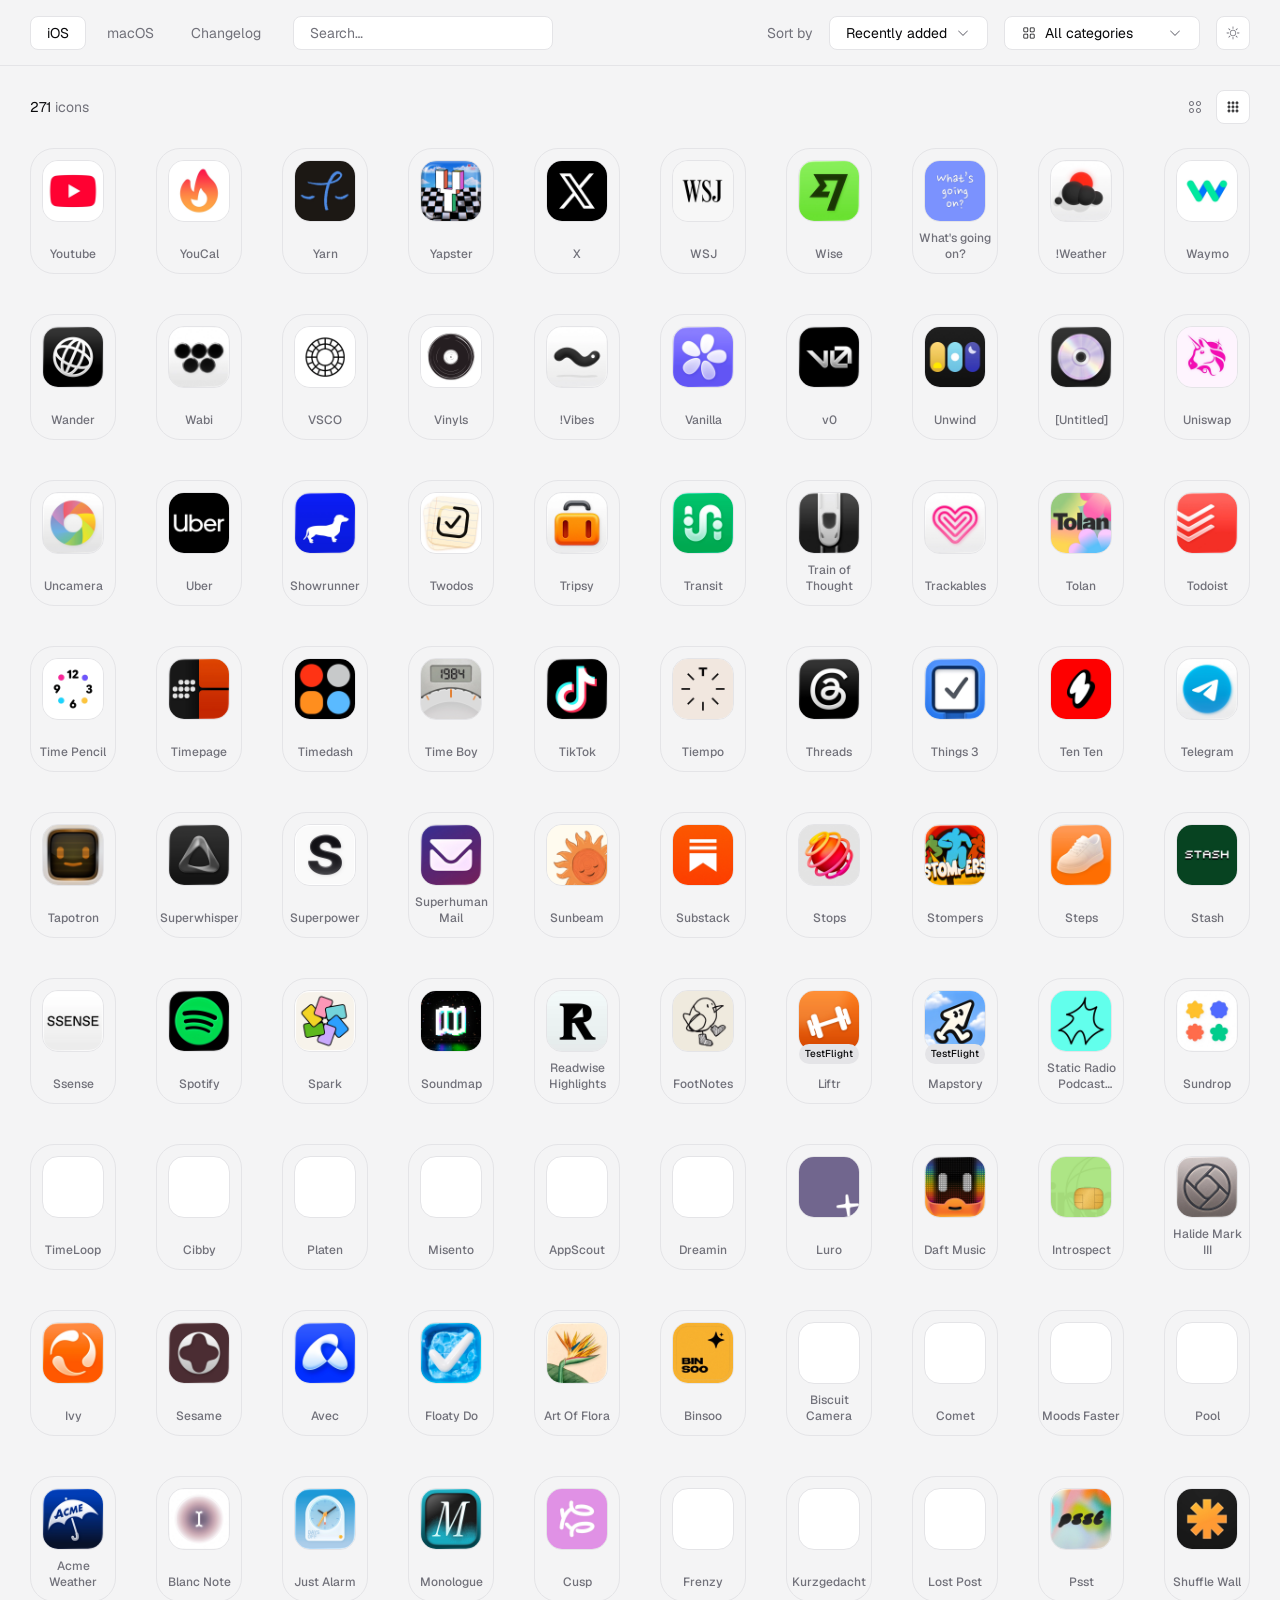
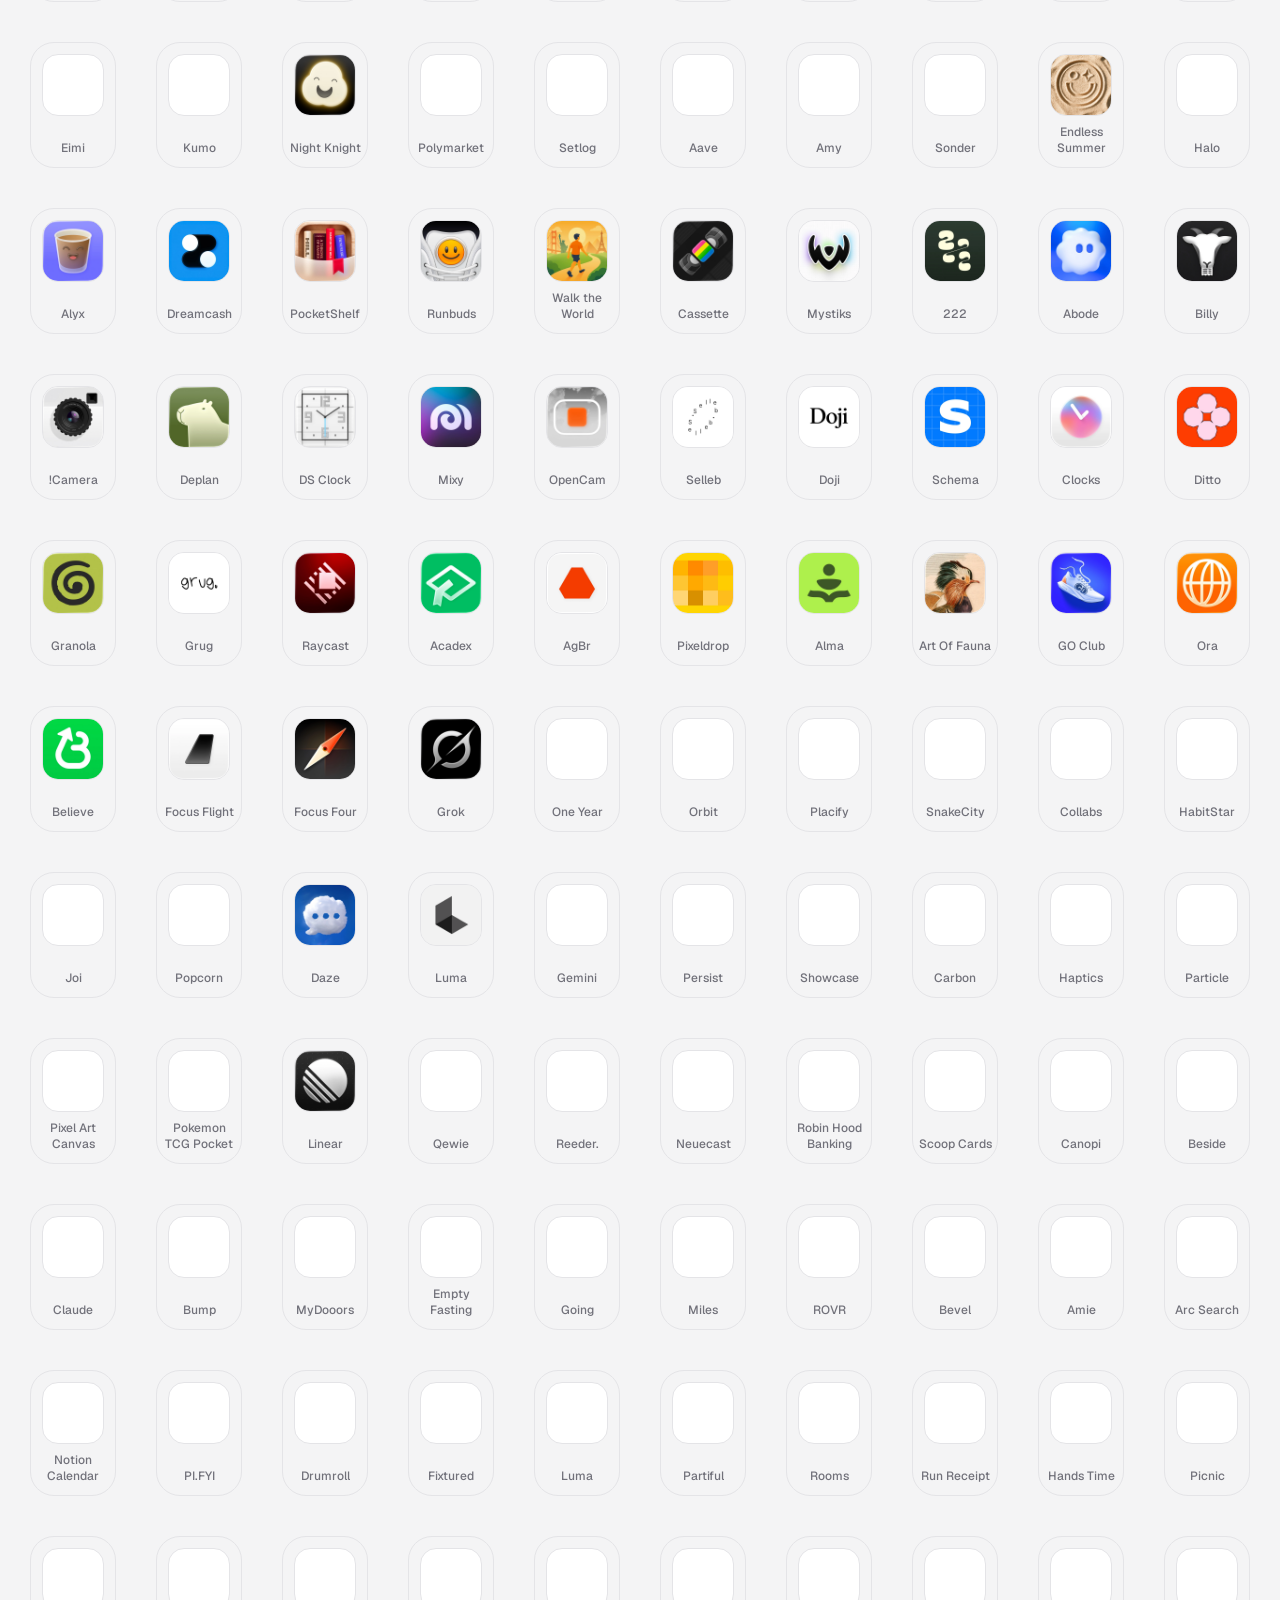
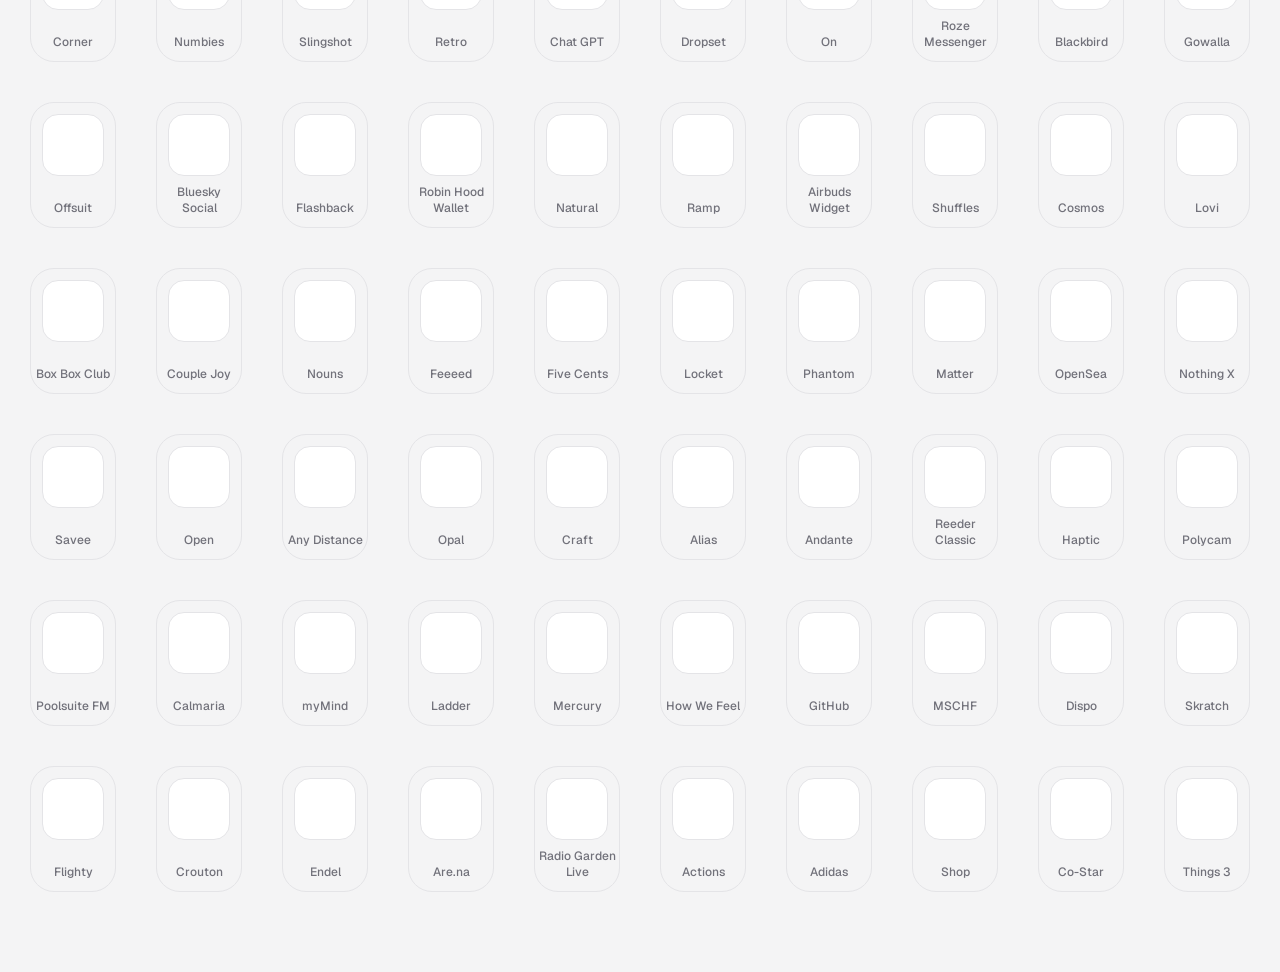
<file: index.html>
<!doctype html>
<html lang="en" data-theme="dark">
<head>
  <meta charset="utf-8">
  <meta name="viewport" content="width=device-width, initial-scale=1">
  <title>DockIcons – iOS &amp; macOS icon gallery</title>
  <meta name="description" content="A gallery and database of iOS and macOS app icons. Browse, search and get inspired.">
  <meta name="theme-color" content="#030303">
  <link rel="icon" href="favicon.ico" sizes="32x32">
<link rel="icon" href="assets/brand/favicon.svg" type="image/svg+xml">
<link rel="apple-touch-icon" href="assets/brand/apple-touch-icon.png">
<link rel="manifest" href="assets/brand/site.webmanifest">
<link rel="canonical" href="https://dockicons.xyz/">
<meta name="apple-mobile-web-app-title" content="DockIcons">
  <!-- Náhled při sdílení odkazu -->
<meta property="og:type" content="website">
<meta property="og:site_name" content="DockIcons">
<meta property="og:title" content="DockIcons – iOS &amp; macOS icon gallery">
<meta property="og:description" content="A gallery of iOS and macOS app icons. Browse, search and get inspired.">
<meta property="og:url" content="https://dockicons.xyz/">
<meta property="og:image" content="https://dockicons.xyz/assets/brand/og-image.png">
<meta property="og:image:width" content="1200">
<meta property="og:image:height" content="630">
<meta property="og:image:alt" content="DockIcons – a gallery of iOS and macOS app icons">
<meta name="twitter:card" content="summary_large_image">
<meta name="twitter:title" content="DockIcons – iOS &amp; macOS icon gallery">
<meta name="twitter:description" content="A gallery of iOS and macOS app icons. Browse, search and get inspired.">
<meta name="twitter:image" content="https://dockicons.xyz/assets/brand/og-image.png">
  <link rel="preload" href="assets/fonts/Geist-Variable.woff2" as="font" type="font/woff2" crossorigin>
  <script>
    // Nastaví téma ještě před vykreslením, ať to neblikne.
    (function () {
      var t = null;
      try { t = localStorage.getItem('dockapp-theme'); } catch (e) {}
      if (t !== 'light' && t !== 'dark') {
        t = window.matchMedia && matchMedia('(prefers-color-scheme: light)').matches ? 'light' : 'dark';
      }
      document.documentElement.setAttribute('data-theme', t);
    })();
  </script>
  <link rel="stylesheet" href="css/styles.css">
  <!-- Analytics (Umami Cloud) -->
  <script defer src="https://cloud.umami.is/script.js" data-website-id="c962e93d-ebdd-47d4-b94a-9352d949f9b8"></script>
</head>
<body>

  <header class="header">
    <div class="container header-inner">
      <nav class="nav" aria-label="Platform">
        <button class="btn" type="button" data-platform="ios">iOS</button>
        <button class="btn" type="button" data-platform="macos">macOS</button>
        <a class="nav-link" href="changelog.html">Changelog</a>
      </nav>
      <div class="header-right" id="headerRight">
        <div class="search" id="searchWrap">
          <input id="search" class="search-input" type="text" inputmode="search" placeholder="Search…" aria-label="Search icons" autocomplete="off" autocapitalize="off" spellcheck="false">
          <button class="search-clear" id="searchClear" type="button" aria-label="Clear search" hidden></button>
        </div>
        <button class="theme-switch" id="themeSwitch" type="button" aria-label="Switch theme"></button>
      </div>
    </div>
  </header>

  <div class="mobile-filters" id="mobileFilters"></div>

  <main class="container">
    <div class="toolbar">
      <p class="count" id="count" aria-live="polite"></p>
      <div class="toolbar-right">
        <span class="sort-label">Sort by</span>
        <div class="dd dd--sort" id="sortDd"></div>
        <div class="dd dd--category" id="categoryDd"></div>
      </div>
    </div>

    <div class="grid" id="grid"></div>
    <p class="empty" id="empty" hidden>No icons found.</p>
    <div id="sentinel" aria-hidden="true"></div>
  </main>

  <div class="overlay" id="overlay" aria-hidden="true">
    <div class="modal" id="modal" role="dialog" aria-modal="true" aria-labelledby="modalTitle">
      <button class="modal-close" id="modalClose" type="button" aria-label="Close"></button>
      <img class="modal-img" id="modalImg" alt="" width="240" height="240">
      <h2 class="modal-title" id="modalTitle"></h2>
      <div class="tag" id="modalTag"></div>
      <dl class="rows">
        <div class="row"><dt>Developer</dt><dd id="mDeveloper"></dd></div>
        <div class="row"><dt>Date</dt><dd id="mDate"></dd></div>
        <div class="row"><dt>Website</dt><dd id="mWebsite"></dd></div>
        <div class="row"><dt>App Store</dt><dd id="mStore"></dd></div>
      </dl>
    </div>
  </div>

  <script src="js/icons.js"></script>
  <script src="data/apps.js"></script>
  <script src="js/app.js"></script>
</body>
</html>
</file>
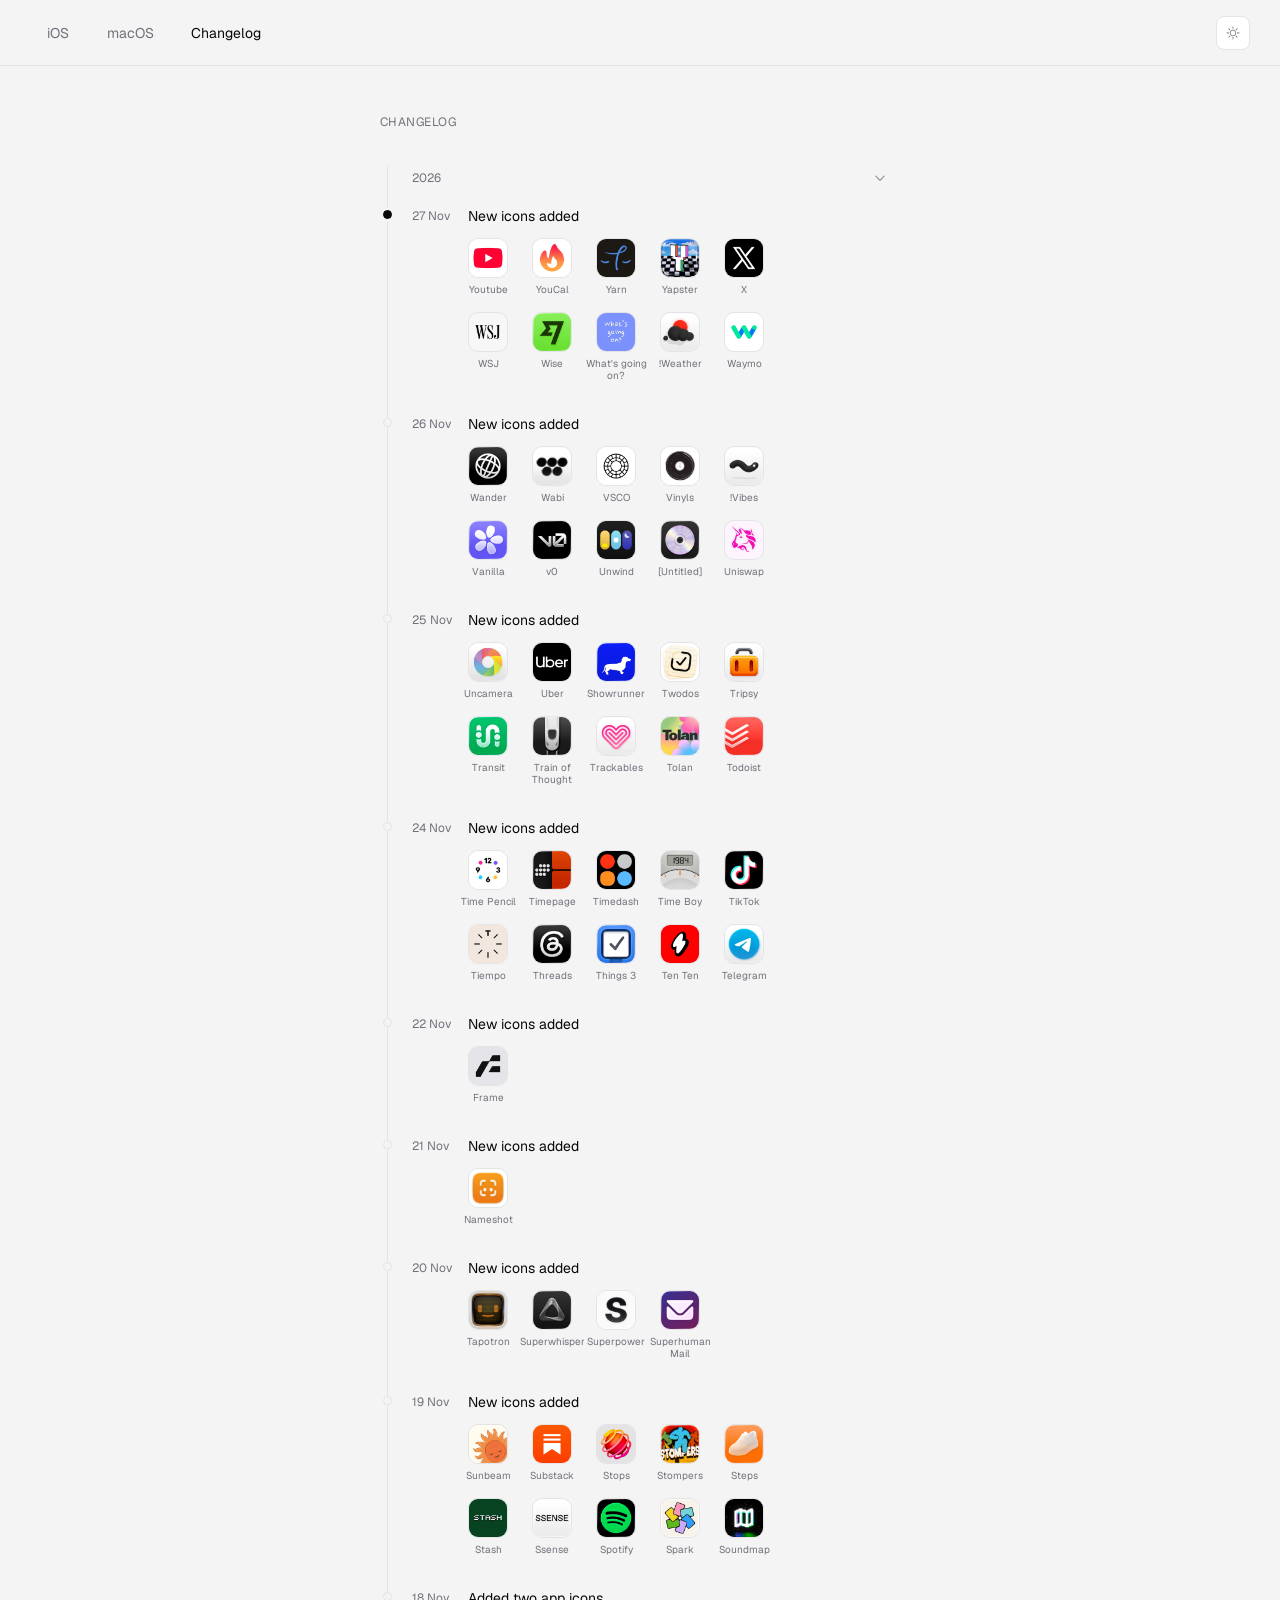
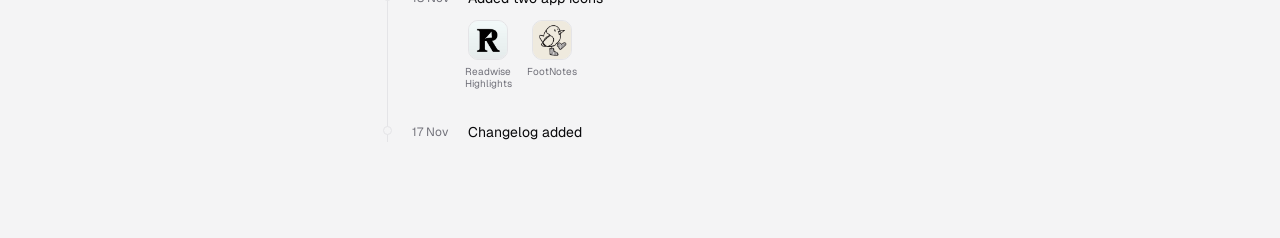
<file: changelog.html>
<!doctype html>
<html lang="en" data-theme="dark">
<head>
  <meta charset="utf-8">
  <meta name="viewport" content="width=device-width, initial-scale=1">
  <title>Changelog – DockIcons</title>
  <meta name="description" content="What's new on DockIcons: newly added iOS and macOS app icons.">
  <meta name="theme-color" content="#030303">
  <link rel="icon" href="assets/brand/favicon.svg" type="image/svg+xml">
  <link rel="icon" href="favicon.ico" sizes="any">
  <link rel="apple-touch-icon" href="assets/brand/apple-touch-icon.png">
  <link rel="preload" href="assets/fonts/Geist-Variable.woff2" as="font" type="font/woff2" crossorigin>
  <script>
    (function () {
      var t = null;
      try { t = localStorage.getItem('dockapp-theme'); } catch (e) {}
      if (t !== 'light' && t !== 'dark') {
        t = window.matchMedia && matchMedia('(prefers-color-scheme: light)').matches ? 'light' : 'dark';
      }
      document.documentElement.setAttribute('data-theme', t);
    })();
  </script>
  <link rel="stylesheet" href="css/styles.css">
  <link rel="stylesheet" href="css/changelog.css">
</head>
<body>
  <header class="header">
    <div class="container header-inner">
      <nav class="nav" aria-label="Sections">
        <a class="btn" href="index.html#ios">iOS</a>
        <a class="btn" href="index.html#macos">macOS</a>
        <a class="nav-link" href="changelog.html" aria-current="page">Changelog</a>
      </nav>
      <div class="header-right">
        <button class="theme-switch" id="themeSwitch" type="button" aria-label="Switch theme"></button>
      </div>
    </div>
  </header>

  <main class="cl">
    <h1 class="cl-label">Changelog</h1>
    <div class="cl-wrap" id="timeline"></div>
  </main>

  <div class="overlay" id="overlay" aria-hidden="true">
    <div class="modal" id="modal" role="dialog" aria-modal="true" aria-labelledby="modalTitle">
      <button class="modal-close" id="modalClose" type="button" aria-label="Close"></button>
      <img class="modal-img" id="modalImg" alt="" width="240" height="240">
      <h2 class="modal-title" id="modalTitle"></h2>
      <div class="tag" id="modalTag"></div>
      <dl class="rows">
        <div class="row"><dt>Developer</dt><dd id="mDeveloper"></dd></div>
        <div class="row"><dt>Date</dt><dd id="mDate"></dd></div>
        <div class="row"><dt>Website</dt><dd id="mWebsite"></dd></div>
        <div class="row"><dt>App Store</dt><dd id="mStore"></dd></div>
      </dl>
    </div>
  </div>

  <script src="js/icons.js"></script>
  <script src="js/modal.js"></script>
  <script src="js/changelog.js"></script>
</body>
</html>
</file>
<file: css/styles.css>
/* ---------- Font ---------- */
@font-face {
  font-family: "Geist";
  src: url("../assets/fonts/Geist-Variable.woff2") format("woff2");
  font-weight: 100 900;
  font-style: normal;
  font-display: swap;
}

/* ---------- Tokens ---------- */
:root {
  --font: "Geist", system-ui, -apple-system, "Segoe UI", sans-serif;
  --bg: #030303;
  --surface: #121212;
  --border: #2a2a2a;
  --muted: #a0a0a0;
  --fg: #ffffff;
  --hover: #1a1a1a;
  --tag-bg: #252525;      /* štítek TestFlight */
  --tag-fg: #ffffff;
  --modal-bg: #030303;
  --overlay: rgba(3, 3, 3, 0.8);
  --ctl: 34px;
  --card-w: 86px;      /* pevná šířka karty (obrázek = šířka − 24 px) */
  --col-gap: 40px;     /* minimální mezera mezi sloupci; zbytek místa se rozdělí rovnoměrně */
  --row-gap: 40px;
  --s: 1;              /* měřítko karet: 1 = malé (výchozí), větší = velké karty */
  color-scheme: dark;
}
:root[data-theme="light"] {
  --bg: #f4f4f5;
  --surface: #ffffff;
  --border: #e4e4e7;
  --muted: #71717a;
  --fg: #09090b;
  --hover: #f4f4f5;
  --tag-bg: #e4e4e7;
  --tag-fg: #09090b;
  --modal-bg: #ffffff;
  --overlay: rgba(244, 244, 245, 0.8);
  color-scheme: light;
}

/* ---------- Base ---------- */
*, *::before, *::after { box-sizing: border-box; }
html { -webkit-text-size-adjust: 100%; scroll-padding-top: 80px; }
body {
  margin: 0;
  min-height: 100vh;
  background: var(--bg);
  color: var(--fg);
  font: 400 14px/16px var(--font);
  -webkit-font-smoothing: antialiased;
  -moz-osx-font-smoothing: grayscale;
}
body.is-locked { overflow: hidden; }
button, input { font: inherit; color: inherit; }
button { cursor: pointer; }
h2, p, dl, dd { margin: 0; }
svg { width: 16px; height: 16px; flex: none; display: block; }
/* ikona kategorie ze souboru SVG (maska → barva podle textu, funguje ve světlém i tmavém režimu) */
.cat-icon {
  width: 16px; height: 16px; flex: none; display: block;
  background-color: currentColor;
  -webkit-mask-repeat: no-repeat; mask-repeat: no-repeat;
  -webkit-mask-position: center; mask-position: center;
  -webkit-mask-size: contain; mask-size: contain;
}

.container { width: min(1220px, 100% - 32px); margin-inline: auto; }

:focus-visible { outline: 2px solid var(--fg); outline-offset: 2px; }

/* ---------- Header ---------- */
.header {
  position: sticky;      /* navigace zůstává při scrollu na místě */
  top: 0;
  z-index: 50;
  background: var(--bg);
  border-bottom: 1px solid var(--border);
}
.header-inner {
  height: 65px;
  display: flex;
  align-items: center;
  justify-content: space-between;
  gap: 16px;
}
.nav { display: flex; gap: 4px; }
.btn {
  height: var(--ctl);
  padding: 8px 16px;
  background: transparent;
  border: 1px solid transparent;
  border-radius: 8px;
  color: var(--muted);
  transition: color .15s, background-color .15s, border-color .15s;
}
.btn:hover { color: var(--fg); }
.btn[aria-current="page"],
.btn[aria-pressed="true"] { color: var(--fg); background: var(--surface); border-color: var(--border); }
/* odkaz na jinou stránku (Changelog): jen text, bez pozadí a podtržení */
.nav-link {
  display: inline-flex; align-items: center;
  height: var(--ctl); padding: 0 16px;
  color: var(--muted); text-decoration: none;
  transition: color .15s;
}
.nav-link:hover,
.nav-link[aria-current="page"] { color: var(--fg); }
.nav-link:focus-visible { outline: 1px solid var(--muted); outline-offset: -2px; border-radius: 8px; }
.btn--icon { width: var(--ctl); padding: 0; display: grid; place-items: center; }

.header-right { display: flex; align-items: center; gap: 16px; margin-left: auto; }
.header-right .sort-label { color: var(--muted); margin-right: 0; }

/* ---------- Search ---------- */
.search { position: relative; width: 260px; }
.search-input {
  width: 100%;
  height: var(--ctl);
  padding: 0 40px 0 16px;
  background: var(--surface);
  border: 1px solid var(--border);
  border-radius: 8px;
  color: var(--fg);
  outline: none;
  transition: border-color .15s;
}
.search-input::placeholder { color: var(--muted); opacity: 1; }
.search-input:hover,
.search-input:focus { border-color: var(--muted); }
.search-clear {
  position: absolute;
  top: 0; right: 0;
  width: var(--ctl); height: 100%;
  display: grid; place-items: center;
  padding: 0;
  background: none; border: 0; border-radius: 8px;
  color: var(--muted);
}
.search-clear:hover { color: var(--fg); }
.search-clear[hidden] { display: none; }

/* ---------- Theme switch ---------- */
.theme-switch {
  width: 34px; height: 34px;
  display: grid; place-items: center;
  padding: 0;
  background: var(--surface);
  border: 1px solid var(--border);
  border-radius: 8px;
  color: var(--muted);
  transition: border-color .15s;
}
.theme-switch:hover { border-color: var(--muted); }

/* ---------- Toolbar ---------- */
.mobile-filters {
  position: sticky;      /* na mobilu zůstává pod hlavičkou i search a kategorie */
  top: 66px;
  z-index: 49;
  background: var(--bg);
  display: none;
  flex-direction: column;
  gap: 8px;
  padding: 12px 16px;
  border-bottom: 1px solid var(--border);
}
.mobile-filters:empty { display: none; }

.toolbar {
  padding-top: 24px;
  margin-bottom: 24px;
  display: flex;
  align-items: center;
  justify-content: space-between;
  gap: 16px;
}
.count { color: var(--muted); white-space: nowrap; }
.count b { color: var(--fg); font-weight: 400; }
.toolbar-right { display: flex; align-items: center; gap: 8px; }
.toolbar-right .sort-label { color: var(--muted); }
.size-toggle { display: flex; gap: 4px; }
.toolbar-right .size-toggle { margin-left: 4px; }

/* ---------- Dropdown ---------- */
.dd { position: relative; }
.dd-trigger {
  width: 100%;
  height: var(--ctl);
  display: flex;
  align-items: center;
  gap: 8px;
  padding: 0 16px;
  background: var(--surface);
  border: 1px solid var(--border);
  border-radius: 8px;
  color: var(--fg);
  text-align: left;
  white-space: nowrap;
  transition: border-color .15s;
}
.dd-trigger:hover,
.dd-trigger[aria-expanded="true"] { border-color: var(--muted); }
.dd-trigger .chev { margin-left: auto; color: var(--muted); }
.dd--category { width: 196px; }

.dd-list {
  position: absolute;
  top: calc(100% + 8px);
  right: 0;
  min-width: 100%;
  max-height: 200px;
  overflow-y: auto;
  display: flex;
  flex-direction: column;
  gap: 4px;
  padding: 8px;
  background: var(--surface);
  border: 1px solid var(--border);
  border-radius: 12px;
  z-index: 30;
  visibility: hidden;
  opacity: 0;
  transform: translateY(-4px);
  transition: opacity .15s, transform .15s, visibility .15s;
  scrollbar-width: thin;
  scrollbar-color: var(--border) transparent;
}
.dd-list.is-open { visibility: visible; opacity: 1; transform: none; }
.dd--category .dd-list { height: 200px; max-height: none; }
.dd--sort .dd-list { min-width: 200px; }

.dd-item {
  flex: none;
  display: flex;
  align-items: center;
  gap: 8px;
  width: 100%;
  padding: 4px;
  background: none;
  border: 0;
  border-radius: 8px;
  color: var(--fg);
  text-align: left;
  white-space: nowrap;
}
.dd-item:hover,
.dd-item.is-active,
.dd-item[aria-selected="true"] { background: var(--hover); }
.dd-item .check { margin-left: auto; color: var(--muted); }

/* ---------- Grid + cards ---------- */
.grid {
  display: grid;
  grid-template-columns: repeat(auto-fill, calc(var(--card-w) * var(--s)));
  justify-content: space-between;
  column-gap: var(--col-gap);
  row-gap: var(--row-gap);
}
.grid.is-large { --s: 1.36; }   /* velké karty: poměrně zvětšené, drží poměr stran */
.card {
  display: flex;
  flex-direction: column;
  align-items: center;
  gap: calc(8px * var(--s));
  padding: calc(11px * var(--s));
  background: var(--bg);
  border: 1px solid var(--border);
  border-radius: calc(24px * var(--s));
  color: var(--muted);
  font-size: calc(12px * var(--s));
  line-height: calc(16px * var(--s));
  font-weight: 500;
  text-align: center;
  transition: border-color .15s, color .15s;
}
.card:hover,
.card:focus-visible { border-color: var(--muted); color: var(--fg); }
.card:focus-visible { outline: none; }
.card img {
  display: block;
  width: 100%;
  height: auto;        /* přebíjí atribut height z HTML, aby šel poměr stran 1:1 */
  aspect-ratio: 1 / 1;
  object-fit: cover;
  border: 1px solid var(--border);   /* obrys, aby byla vidět i velmi tmavá / světlá ikona */
  border-radius: calc(16px * var(--s));
  background: var(--surface);
}
.thumb { position: relative; display: block; width: 100%; }
.tag-tf {
  position: absolute;
  left: 50%;
  top: calc(100% - 8px * var(--s));      /* horní hrana 8 px nad spodkem ikony */
  transform: translateX(-50%);
  padding: calc(4px * var(--s)) calc(6px * var(--s));
  background: var(--tag-bg);
  color: var(--tag-fg);
  border-radius: 9999px;
  font-size: calc(10px * var(--s));
  line-height: calc(12px * var(--s));
  font-weight: 500;
  white-space: nowrap;
  pointer-events: none;
}
.card .label {
  width: calc(100% + 16px * var(--s));        /* popisek smí zasahovat do vnitřního odsazení karty, ať se delší slova nelámou */
  margin-inline: calc(-8px * var(--s));
  min-height: calc(32px * var(--s));
  display: flex;
  align-items: flex-end;
  justify-content: center;
}
.card .label span {
  display: -webkit-box;
  -webkit-box-orient: vertical;
  -webkit-line-clamp: 2;
  line-clamp: 2;
  overflow: hidden;
  overflow-wrap: normal;      /* slova se nelámou uprostřed… */
  text-overflow: ellipsis;    /* …a když se slovo do popisku nevejde, zkrátí se na „Superwhi…“ */
}
.empty { padding: 80px 0; text-align: center; color: var(--muted); }
.empty[hidden] { display: none; }
#sentinel { height: 80px; }

/* ---------- Modal ---------- */
.overlay {
  position: fixed;
  inset: 0;
  z-index: 100;
  display: grid;
  grid-template-columns: minmax(0, 1fr);
  place-items: center;
  padding: 16px;
  background: var(--overlay);
  -webkit-backdrop-filter: blur(10px);
  backdrop-filter: blur(10px);
  visibility: hidden;
  opacity: 0;
  transition: opacity .2s, visibility .2s;
  overflow-y: auto;
}
.overlay.is-open { visibility: visible; opacity: 1; }

.modal {
  position: relative;
  width: min(384px, 100%);
  min-width: 0;
  margin: auto;
  padding: 40px;
  display: flex;
  flex-direction: column;
  align-items: center;
  background: var(--modal-bg);
  border: 1px solid var(--border);
  border-radius: 28px;
  transform: scale(.97);
  transition: transform .2s;
}
.overlay.is-open .modal { transform: none; }

.modal-close {
  position: absolute;
  top: 18px; right: 18px;
  width: 32px; height: 32px;
  display: grid; place-items: center;
  padding: 0;
  background: none; border: 0; border-radius: 8px;
  color: var(--fg);
}
.modal-img {
  display: block;
  width: 240px; height: 240px;
  max-width: 100%;
  object-fit: cover;
  border: 1px solid var(--border);
  border-radius: 56px;
  background: var(--surface);
}
.modal-title {
  margin-top: 24px;
  font-size: 16px; line-height: 24px; font-weight: 600;
  text-align: center;
  overflow-wrap: anywhere;
}
.tag {
  margin-top: 4px;
  display: inline-flex;
  align-items: center;
  gap: 8px;
  padding: 8px 12px;
  background: var(--hover);
  border-radius: 9999px;
  font-size: 12px; line-height: 16px; font-weight: 500;
}
.rows { width: 100%; margin-top: 24px; }
.row {
  height: 29px;
  display: flex;
  align-items: center;
  justify-content: space-between;
  gap: 16px;
  border-bottom: 1px solid var(--border);
}
.row[hidden] { display: none; }
.row dt { flex: none; color: var(--muted); }
.row dd {
  flex: 0 1 auto;
  min-width: 0;
  max-width: 100%;
  color: var(--fg);
  text-align: right;
  overflow: hidden;
  text-overflow: ellipsis;   /* dlouhý text se zkrátí na "…" */
  white-space: nowrap;
}
.row a { color: inherit; text-decoration: none; }
.row dd a:not(.store) {
  display: block;            /* aby fungovalo zkrácení, ale odkaz zůstal klikací */
  overflow: hidden;
  text-overflow: ellipsis;
  white-space: nowrap;
}
.row dd a[href^="http"]:not(.store):hover { text-decoration: underline; text-underline-offset: 3px; }
.row dd a.store { display: inline-flex; }
.store { opacity: 1; transition: opacity .15s; }
.store:hover { opacity: .7; }

/* ---------- Responsive ---------- */

@media (max-width: 719px) {
  :root { --ctl-m: 38px; --card-w: 75px; --col-gap: 12px; --row-gap: 24px; }
  .mobile-filters { display: flex; }
  .mobile-filters:empty { display: none; }
  .mobile-filters .search { width: 100%; }
  .mobile-filters .search-input,
  .mobile-filters .search-clear,
  .mobile-filters .dd-trigger { height: var(--ctl-m); }
  .mobile-filters .search-clear { width: var(--ctl-m); }
  .mobile-filters .dd--category { width: 100%; }
  .mobile-filters .dd--category .dd-list { left: 0; right: 0; }
  .toolbar { margin-bottom: 32px; }
  html { scroll-padding-top: 190px; }
  .grid.is-large { --s: 1.33; }
  .card .label { font-size: calc(11px * var(--s)); }   /* úzké karty na mobilu */
  .header-right { gap: 8px; }
  .modal { padding: 32px 24px; }
  .modal-img { width: min(240px, 100%); height: auto; aspect-ratio: 1; }
}

/* iOS Safari přibližuje stránku při focusu na pole s písmem menším než 16 px */
@media (pointer: coarse), (hover: none), (max-width: 1024px) {
  .search-input { font-size: 16px; }
}

@media (max-width: 400px) { .toolbar-right .sort-label { display: none; } }

@media (prefers-reduced-motion: reduce) {
  *, *::before, *::after { transition-duration: .01ms !important; }
}
</file>
<file: css/changelog.css>
/* Changelog – časová osa. Používá tokeny ze styles.css */
a.btn { display: inline-flex; align-items: center; text-decoration: none; }   /* iOS / macOS odkazy na stránce changelogu */

.cl { width: min(520px, 100% - 32px); margin: 48px auto 96px; }
.cl-label {
  margin: 0 0 32px;
  font-size: 12px; line-height: 16px; font-weight: 400;
  letter-spacing: .04em; text-transform: uppercase; color: var(--muted);
}
.cl-wrap { position: relative; padding-left: 0; }
.cl-wrap::before {            /* svislá linka */
  content: ""; position: absolute; left: 7px; top: 4px; bottom: 0; width: 1px;
  background: var(--border);
}
.cl-empty { color: var(--muted); padding: 24px 0 0 32px; }

.cl-year { margin: 0; }
.cl-year + .cl-year { margin-top: 8px; }
.cl-year-btn {
  display: flex; align-items: center; justify-content: space-between; gap: 6px;
  width: calc(100% - 20px); height: 32px; margin: 0 0 12px 20px; padding: 0 12px;   /* text zůstává zarovnaný s datem (32 px) */
  background: transparent; border: 0; border-radius: 12px; color: var(--muted);
  font: inherit; font-size: 12px; line-height: 16px; text-align: left; cursor: pointer;
  transition: background-color .15s, color .15s;
}
.cl-year-btn:hover { color: var(--fg); background: var(--hover); }
:root[data-theme="light"] .cl-year-btn:hover { background: var(--surface); }   /* ve světlém je --hover stejný jako pozadí */
.cl-year-btn:focus-visible { outline: 1px solid var(--muted); outline-offset: 0; }
.cl-year-btn svg { transition: transform .15s; }
.cl-year-btn[aria-expanded="false"] svg { transform: rotate(-90deg); }
.cl-list { list-style: none; margin: 0; padding: 0; }
.cl-list[hidden] { display: none; }

.cl-item {
  position: relative;
  display: grid; grid-template-columns: 56px minmax(0, 1fr); column-gap: 0;
  margin: 0 0 32px; padding-left: 32px;
}
.cl-dot {
  position: absolute; left: 3px; top: 4px;
  width: 9px; height: 9px; box-sizing: border-box; border-radius: 50%;
  background: var(--bg); border: 1px solid var(--border);
}
.cl-item.is-latest .cl-dot {
  background: var(--fg); border-color: var(--fg);
  box-shadow: 0 0 0 3px var(--bg);
}
.cl-date { font-size: 12px; line-height: 16px; color: var(--muted); padding-top: 2px; white-space: nowrap; }
.cl-title { margin: 0; font-size: 14px; line-height: 20px; font-weight: 400; color: var(--fg); }

.cl-icons {
  --n: 5; --cw: 64px;                       /* počet sloupců a šířka buňky (ikona 40 px je uprostřed buňky) */
  list-style: none; padding: 0;
  margin: 12px 0 0 calc((40px - var(--cw)) / 2);   /* první ikona zarovnaná s titulkem */
  display: grid; grid-template-columns: repeat(var(--n), var(--cw)); gap: 16px 0;                 /* mezera mezi ikonami = šířka buňky − 40 px = 24 px */
}
.cl-app {
  display: flex; flex-direction: column; align-items: center; gap: 6px;
  width: var(--cw); color: var(--muted); text-decoration: none; border-radius: 10px;
}
.cl-app:hover, .cl-app:focus-visible { color: var(--fg); outline: none; }
.cl-app img {
  display: block; width: 40px; height: 40px; border-radius: 10px;
  border: 1px solid var(--border); background: var(--surface); object-fit: cover;
}
.cl-app:hover img, .cl-app:focus-visible img { border-color: var(--muted); }
.cl-name {
  display: -webkit-box; -webkit-box-orient: vertical; -webkit-line-clamp: 2; line-clamp: 2;
  width: 100%; font-size: 10px; line-height: 12px; text-align: center;
  overflow: hidden; overflow-wrap: normal; text-overflow: ellipsis;
}

@media (max-width: 520px) {
  .cl { margin-top: 32px; }
}
@media (max-width: 520px) { .cl-icons { --n: 4; --cw: 60px; } }
@media (max-width: 360px) { .cl-icons { --n: 3; --cw: 64px; } }
</file>
